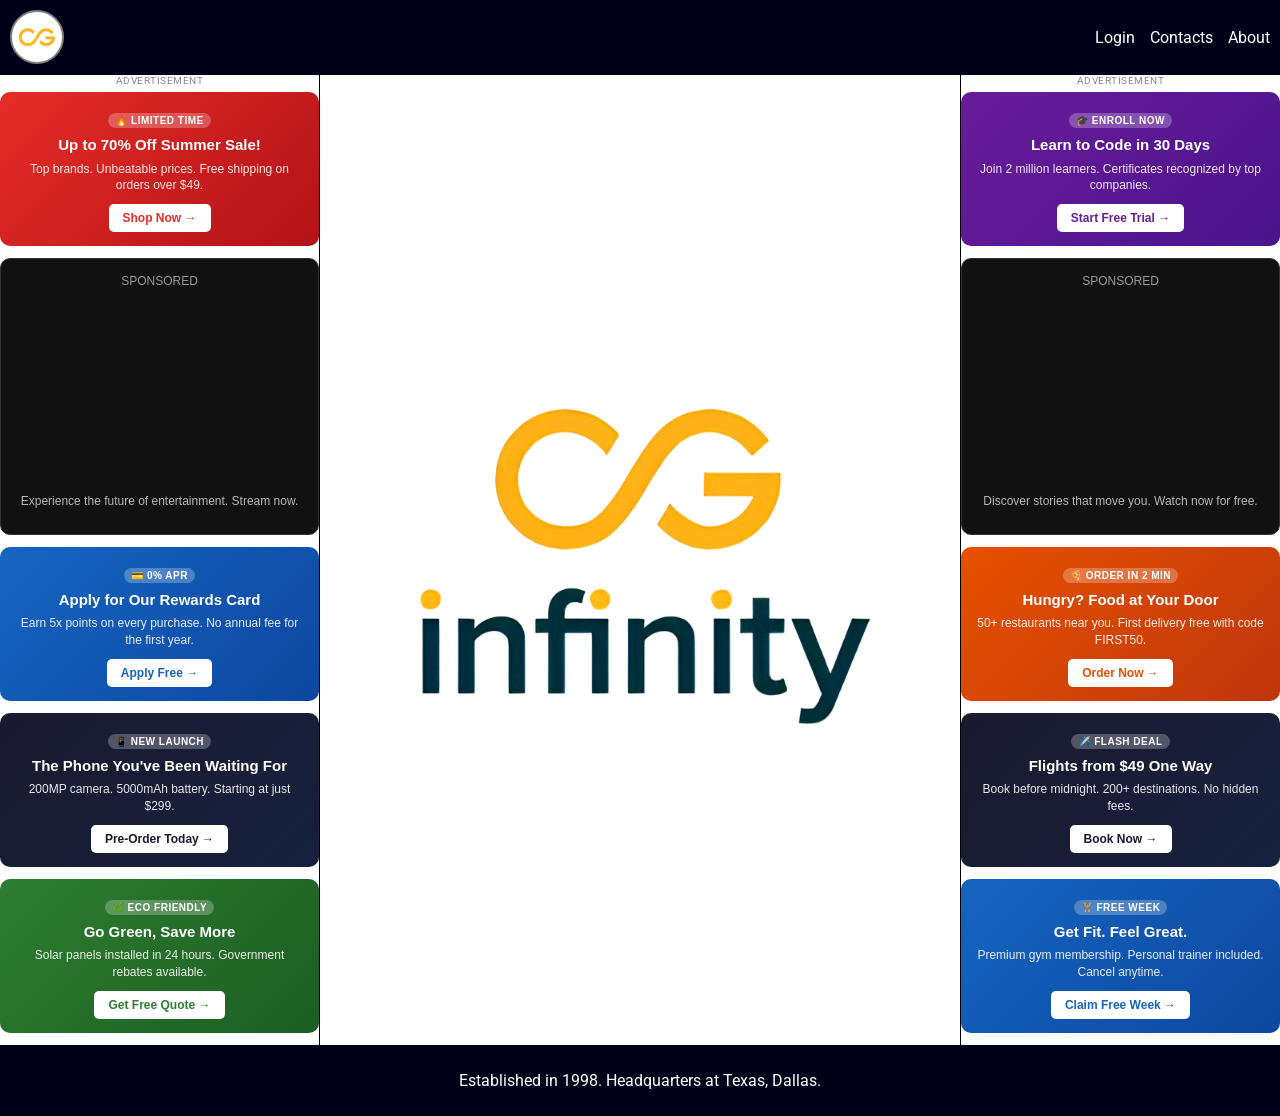
<file: index.html>
<!DOCTYPE html>
<html lang="en">
<head>
    <meta charset="UTF-8">
    <meta name="viewport" content="width=device-width, initial-scale=1.0">
    <title>Document</title>
    <link rel="stylesheet" href="styles.css">
</head>
<body>

    <header class="navbar">
        <img src="resources/logo.png" class="logo">
        <div class="right-nav">
            <a href="login.html">Login</a>
            <a href="contacts.html">Contacts</a>
            <a href="about.html">About</a>
        </div>
    </header>

    <main>
        <section class="homelayout">
            <div class="left">
                <p class="ad-label">Advertisement</p>

                <div class="ad-card ad-card--hot">
                    <span class="ad-badge">🔥 LIMITED TIME</span>
                    <h3>Up to 70% Off Summer Sale!</h3>
                    <p>Top brands. Unbeatable prices. Free shipping on orders over $49.</p>
                    <a href="#" class="ad-btn ad-btn--red">Shop Now &rarr;</a>
                </div>

                <div class="ad-card ad-card--video">
                    <p class="ad-card-tag">Sponsored</p>
                    <iframe
                        src="https://player.vimeo.com/video/76979871?autoplay=1&loop=1&muted=1"
                        title="Left Advertisement"
                        width="100%"
                        height="180"
                        scrolling="no"
                        frameborder="0"
                        allow="autoplay; fullscreen; picture-in-picture"
                        allowfullscreen>
                    </iframe>
                    <p class="ad-card-desc">Experience the future of entertainment. Stream now.</p>
                </div>

                <div class="ad-card ad-card--blue">
                    <span class="ad-badge">💳 0% APR</span>
                    <h3>Apply for Our Rewards Card</h3>
                    <p>Earn 5x points on every purchase. No annual fee for the first year.</p>
                    <a href="#" class="ad-btn ad-btn--blue">Apply Free &rarr;</a>
                </div>

                <div class="ad-card ad-card--dark">
                    <span class="ad-badge">📱 NEW LAUNCH</span>
                    <h3>The Phone You've Been Waiting For</h3>
                    <p>200MP camera. 5000mAh battery. Starting at just $299.</p>
                    <a href="#" class="ad-btn ad-btn--white">Pre-Order Today &rarr;</a>
                </div>

                <div class="ad-card ad-card--green">
                    <span class="ad-badge">🌿 ECO FRIENDLY</span>
                    <h3>Go Green, Save More</h3>
                    <p>Solar panels installed in 24 hours. Government rebates available.</p>
                    <a href="#" class="ad-btn ad-btn--green">Get Free Quote &rarr;</a>
                </div>
            </div>
            <div class="middle">
                <img src="resources/img3.png">
            </div>
            <div class="right">
                <p class="ad-label">Advertisement</p>

                <div class="ad-card ad-card--purple">
                    <span class="ad-badge">🎓 ENROLL NOW</span>
                    <h3>Learn to Code in 30 Days</h3>
                    <p>Join 2 million learners. Certificates recognized by top companies.</p>
                    <a href="#" class="ad-btn ad-btn--purple">Start Free Trial &rarr;</a>
                </div>

                <div class="ad-card ad-card--video">
                    <p class="ad-card-tag">Sponsored</p>
                    <video
                        width="100%"
                        height="180"
                        autoplay
                        muted
                        loop
                        playsinline>
                        <source src="https://www.w3schools.com/html/mov_bbb.mp4" type="video/mp4">
                        Your browser does not support the video tag.
                    </video>
                    <p class="ad-card-desc">Discover stories that move you. Watch now for free.</p>
                </div>

                <div class="ad-card ad-card--orange">
                    <span class="ad-badge">🍕 ORDER IN 2 MIN</span>
                    <h3>Hungry? Food at Your Door</h3>
                    <p>50+ restaurants near you. First delivery free with code FIRST50.</p>
                    <a href="#" class="ad-btn ad-btn--orange">Order Now &rarr;</a>
                </div>

                <div class="ad-card ad-card--dark">
                    <span class="ad-badge">✈️ FLASH DEAL</span>
                    <h3>Flights from $49 One Way</h3>
                    <p>Book before midnight. 200+ destinations. No hidden fees.</p>
                    <a href="#" class="ad-btn ad-btn--white">Book Now &rarr;</a>
                </div>

                <div class="ad-card ad-card--blue">
                    <span class="ad-badge">🏋️ FREE WEEK</span>
                    <h3>Get Fit. Feel Great.</h3>
                    <p>Premium gym membership. Personal trainer included. Cancel anytime.</p>
                    <a href="#" class="ad-btn ad-btn--blue">Claim Free Week &rarr;</a>
                </div>
            </div>
        </section>
    </main>

    <footer class ="footer">
        <p>Established in 1998. Headquarters at Texas, Dallas.</p>
    </footer>
    
</body>
</html>
</file>
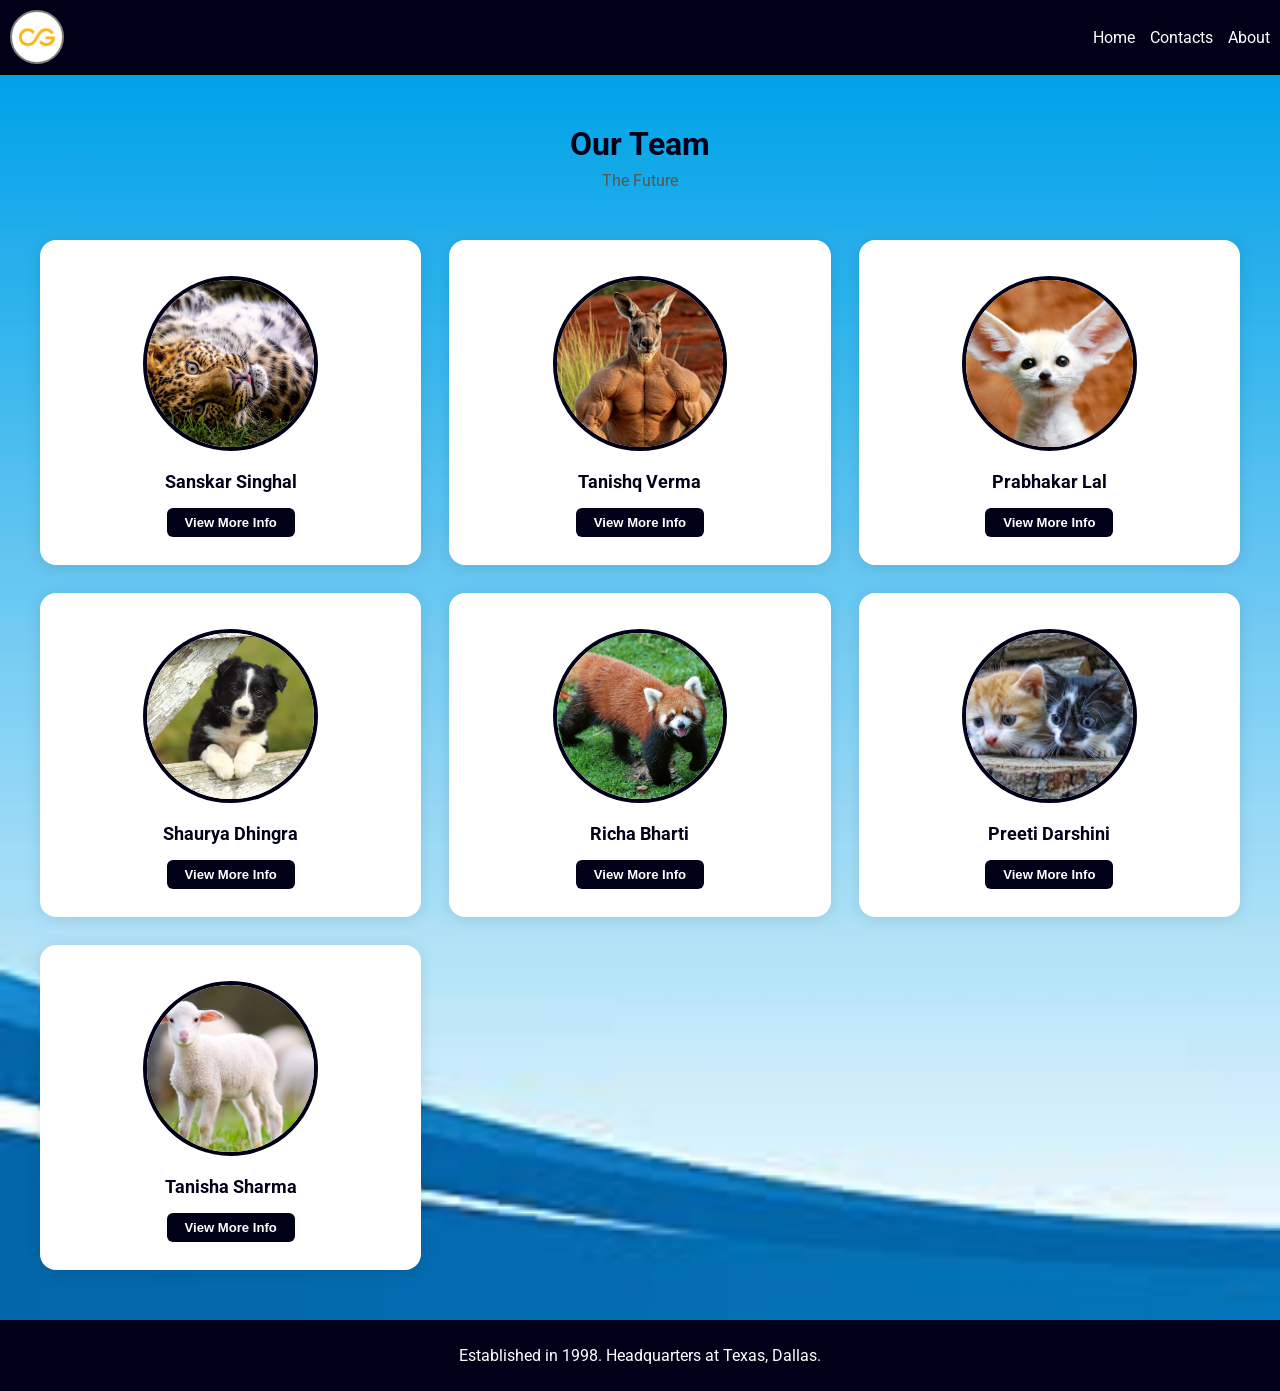
<file: about.html>
<!DOCTYPE html>
<html lang="en">
<head>
    <meta charset="UTF-8">
    <meta name="viewport" content="width=device-width, initial-scale=1.0">
    <title>Document</title>
    <link rel="stylesheet" href="styles.css">
</head>
<body>
    <header class="navbar">
        <img src="resources/logo.png" class="logo">
        <div class="right-nav">
            <a href="index.html">Home</a>
            <a href="contacts.html">Contacts</a>
            <a href="about.html">About</a>
        </div>
    </header>

    <main class="aboutbg">
        <div class="about-header">
            <h2>Our Team</h2>
            <p>The Future</p>
        </div>
        <div class="about">
            <div class="about-card">
                <img src="resources/prof4.png" alt="Sanskar Singhal">
                <h3>Sanskar Singhal</h3>
                <button class="about-toggle-btn" onclick="toggleCard(this)">View More Info</button>
                <div class="about-card-details">
                    <span class="about-role">Fullstack Developer</span>
                    <div class="about-stack">
                        <span>HTML/CSS</span><span>JavaScript</span><span>React</span><span>Node.js</span><span>MongoDB</span>
                    </div>
                    <p>Intern at CG Infinity. Builds end-to-end web applications with a focus on clean UI and scalable backends.</p>
                </div>
            </div>
            <div class="about-card">
                <img src="resources/prof6.png" alt="Tanishq Verma" style="object-position: top;">
                <h3>Tanishq Verma</h3>
                <button class="about-toggle-btn" onclick="toggleCard(this)">View More Info</button>
                <div class="about-card-details">
                    <span class="about-role">AI Engineer</span>
                    <div class="about-stack">
                        <span>Python</span><span>TensorFlow</span><span>PyTorch</span><span>NLP</span><span>Scikit-learn</span>
                    </div>
                    <p>Intern at CG Infinity. Specializes in training and deploying ML models for real-world applications.</p>
                </div>
            </div>
            <div class="about-card">
                <img src="resources/prof1.png" alt="Prabhakar Lal">
                <h3>Prabhakar Lal</h3>
                <button class="about-toggle-btn" onclick="toggleCard(this)">View More Info</button>
                <div class="about-card-details">
                    <span class="about-role">Fullstack Developer</span>
                    <div class="about-stack">
                        <span>HTML/CSS</span><span>JavaScript</span><span>Vue.js</span><span>Express</span><span>PostgreSQL</span>
                    </div>
                    <p>Intern at CG Infinity. Passionate about building responsive interfaces and RESTful APIs.</p>
                </div>
            </div>
            <div class="about-card">
                <img src="resources/prof3.png" alt="Shaurya Dhingra">
                <h3>Shaurya Dhingra</h3>
                <button class="about-toggle-btn" onclick="toggleCard(this)">View More Info</button>
                <div class="about-card-details">
                    <span class="about-role">AI Engineer</span>
                    <div class="about-stack">
                        <span>Python</span><span>OpenCV</span><span>Keras</span><span>LangChain</span><span>RAG</span>
                    </div>
                    <p>Intern at CG Infinity. Focused on computer vision and LLM-powered automation pipelines.</p>
                </div>
            </div>
            <div class="about-card">
                <img src="resources/prof5.png" alt="Richa Bharti">
                <h3>Richa Bharti</h3>
                <button class="about-toggle-btn" onclick="toggleCard(this)">View More Info</button>
                <div class="about-card-details">
                    <span class="about-role">Fullstack Developer</span>
                    <div class="about-stack">
                        <span>HTML/CSS</span><span>React</span><span>TypeScript</span><span>Firebase</span><span>REST APIs</span>
                    </div>
                    <p>Intern at CG Infinity. Designs accessible, mobile-first web experiences with modern frameworks.</p>
                </div>
            </div>
            <div class="about-card">
                <img src="resources/prof2.png" alt="Preeti Darshini">
                <h3>Preeti Darshini</h3>
                <button class="about-toggle-btn" onclick="toggleCard(this)">View More Info</button>
                <div class="about-card-details">
                    <span class="about-role">AI Engineer</span>
                    <div class="about-stack">
                        <span>Python</span><span>Pandas</span><span>Matplotlib</span><span>Hugging Face</span><span>SQL</span>
                    </div>
                    <p>Intern at CG Infinity. Works on data analysis pipelines and fine-tuning transformer models.</p>
                </div>
            </div>
            <div class="about-card">
                <img src="resources/prof7.png" alt="Tanisha Sharma">
                <h3>Tanisha Sharma</h3>
                <button class="about-toggle-btn" onclick="toggleCard(this)">View More Info</button>
                <div class="about-card-details">
                    <span class="about-role">Fullstack Developer</span>
                    <div class="about-stack">
                        <span>HTML/CSS</span><span>JavaScript</span><span>Next.js</span><span>Tailwind</span><span>MySQL</span>
                    </div>
                    <p>Intern at CG Infinity. Builds performant full-stack apps with a strong eye for design and UX.</p>
                </div>
            </div>
        </div>
    </main>
    <footer class ="footer">
        <p>Established in 1998. Headquarters at Texas, Dallas.</p>
    </footer>

    <script>
        function toggleCard(btn) {
            const details = btn.nextElementSibling;
            const expanded = details.classList.toggle('show');
            btn.textContent = expanded ? 'Show Less' : 'View More Info';
        }
    </script>
</body>
</html>
</file>
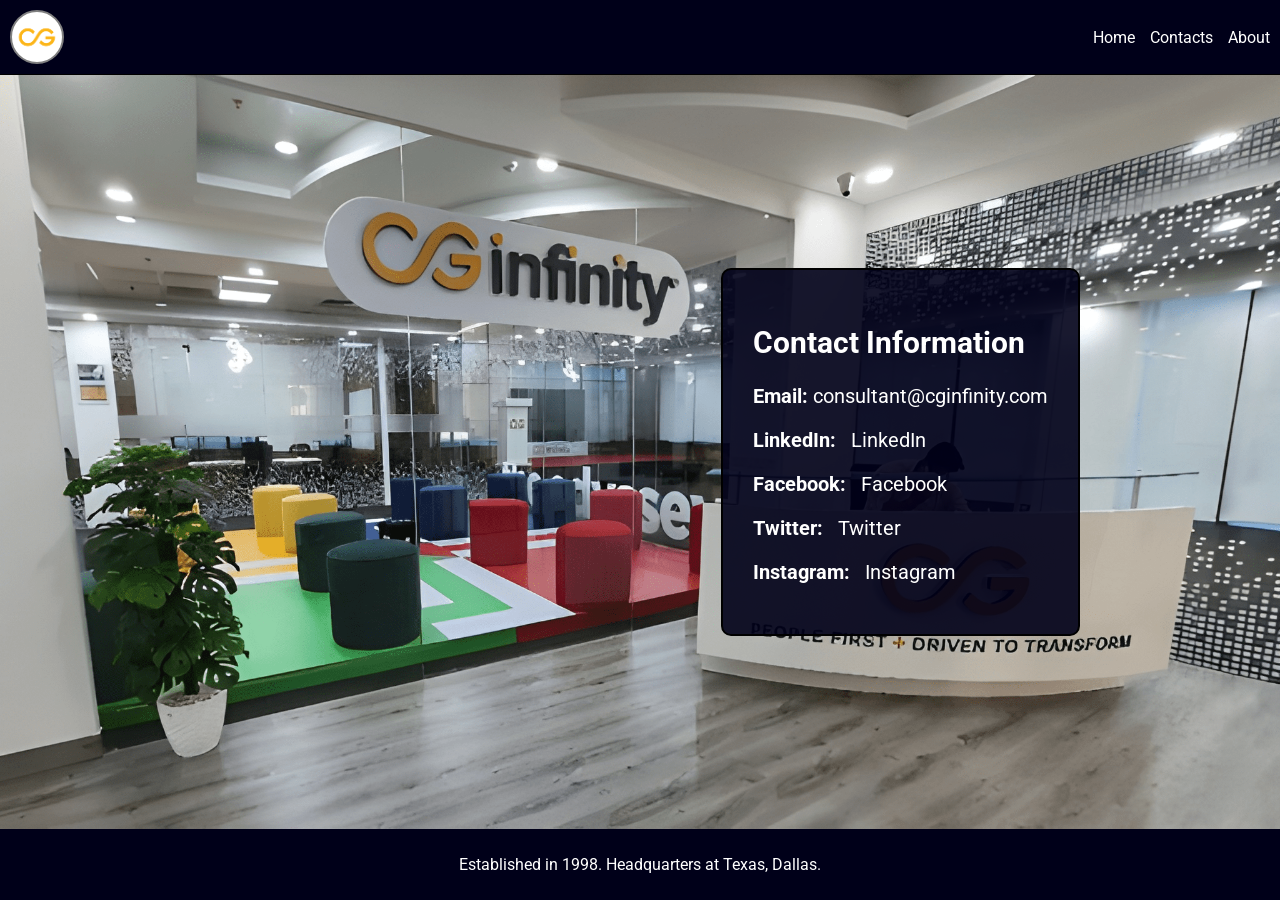
<file: contacts.html>
<!DOCTYPE html>
<html lang="en">
<head>
    <meta charset="UTF-8">
    <meta name="viewport" content="width=device-width, initial-scale=1.0">
    <title>Document</title>
    <link rel="stylesheet" href="styles.css">
</head>
<body>
    <header class="navbar">
        <img src="resources/logo.png" class="logo">
        <div class="right-nav">
            <a href="index.html">Home</a>
            <a href="contacts.html">Contacts</a>
            <a href="about.html">About</a>
        </div>
    </header>

    <main class="mainpart">
        <section class="contact">
            <div class="contact-info">
                <h1>Contact Information</h1>
                <p><strong>Email:</strong> consultant@cginfinity.com</p>
                <p><strong>LinkedIn:</strong> <a href="https://www.linkedin.com" target="_blank">LinkedIn</a></p>
                <p><strong>Facebook:</strong> <a href="https://www.facebook.com" target="_blank">Facebook</a></p>
                <p><strong>Twitter:</strong> <a href="https://www.twitter.com" target="_blank">Twitter</a></p>
                <p><strong>Instagram:</strong> <a href="https://www.instagram.com"> Instagram</a></p>
            </div>
        </section>
    </main>

    <footer class ="footer">
        <p>Established in 1998. Headquarters at Texas, Dallas.</p>
    </footer>
    
</body>
</html>
</file>
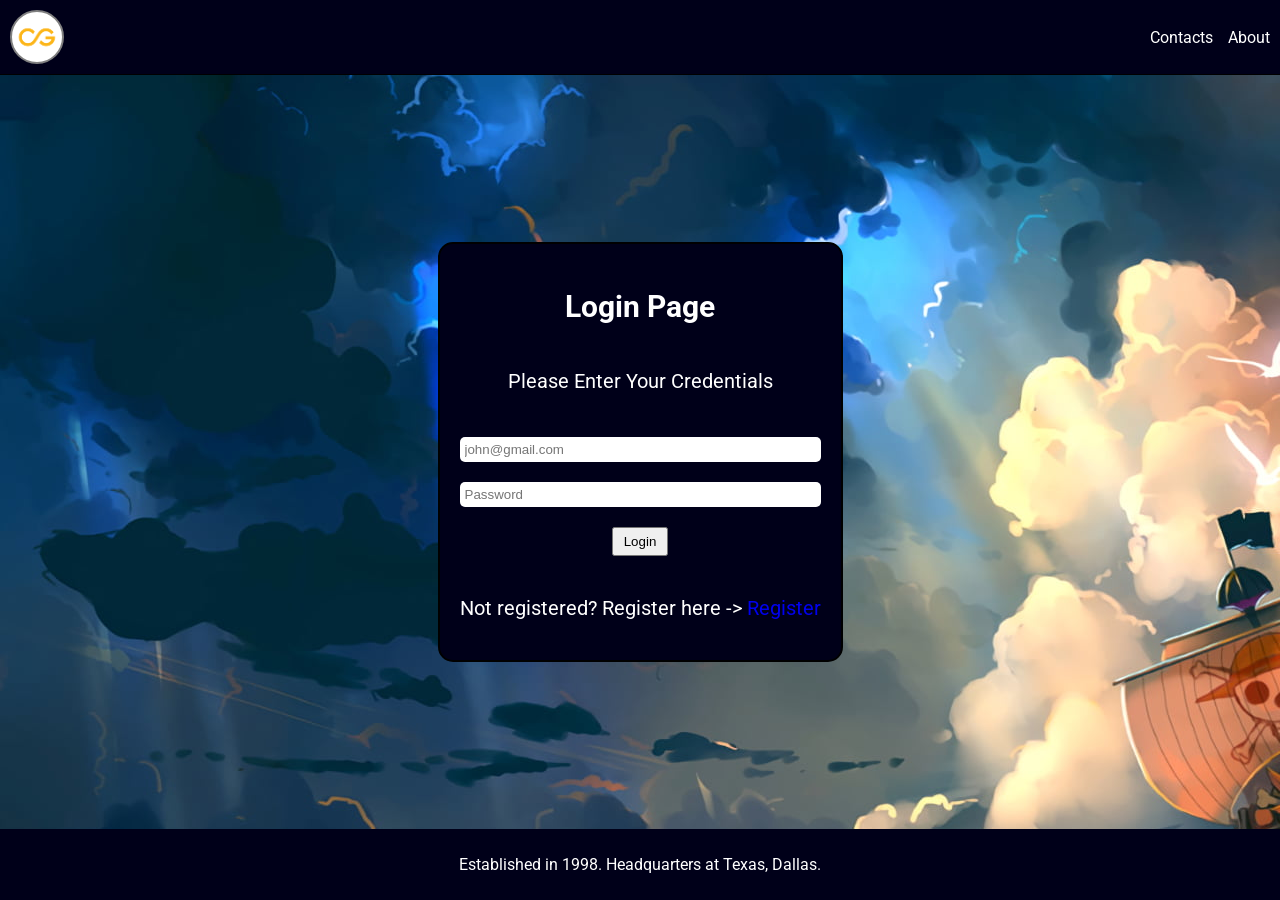
<file: login.html>
<!DOCTYPE html>
<html lang="en">
<head>
    <meta charset="UTF-8">
    <meta name="viewport" content="width=device-width, initial-scale=1.0">
    <title>Document</title>
    <link rel="stylesheet" href="styles.css">
</head>
<body>
    <header class="navbar">
        <img src="resources/logo.png" class="logo">
        <div class="right-nav">
            <a href="contacts.html">Contacts</a>
            <a href="about.html">About</a>
        </div>
    </header>
    <main class="signup">
        <section class="loginform">
            <h1>Login Page</h1>
            Please Enter Your Credentials
            <br><br>
            <form action="userhome.html" class="signupform">
                
                <input name="email" type="email" placeholder="john@gmail.com">
        
                <input id="password" name="password" type="password" placeholder="Password">
                <button type="submit">Login</button>
                    
                <p>Not registered? Register here ->
                    <a href="signup.html">Register</a>
                </p>
            </form>
        </section>
    </main> 

    <footer class ="footer">
        <p>Established in 1998. Headquarters at Texas, Dallas.</p>
    </footer>
</body>
</html>
</file>
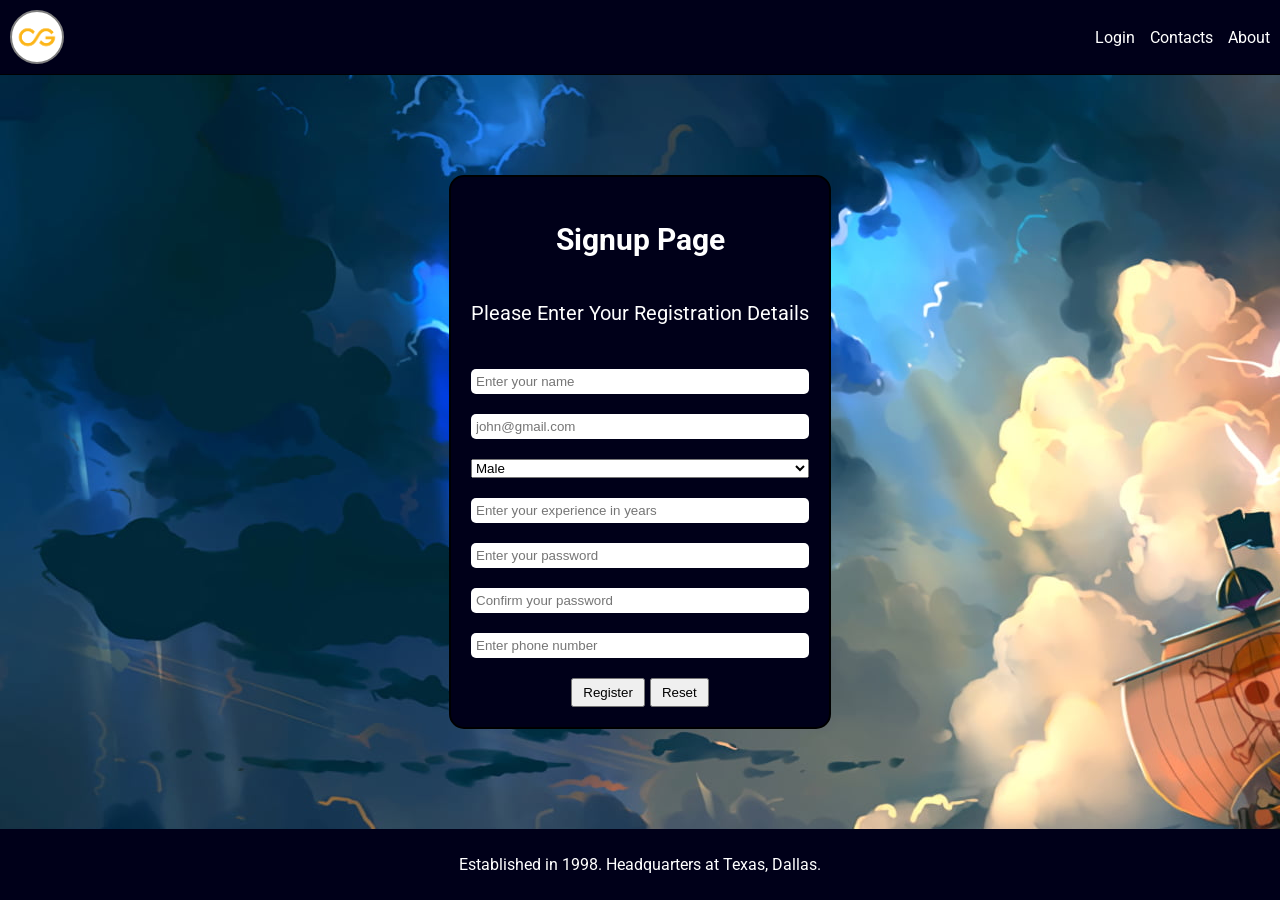
<file: signup.html>
<!DOCTYPE html>
<html lang="en">
<head>
    <meta charset="UTF-8">
    <meta name="viewport" content="width=device-width, initial-scale=1.0">
    <title>Document</title>
    <link rel="stylesheet" href="styles.css">
</head>
<body>
    <header class="navbar">
        <img src="resources/logo.png" class="logo">
        <div class="right-nav">
            <a href="login.html">Login</a>
            <a href="contacts.html">Contacts</a>
            <a href="about.html">About</a>
        </div>
    </header>
    <main class="signup">
        <section class="loginform">
            <h1>Signup Page</h1>
            Please Enter Your Registration Details
            <br><br>
            <form action="login.html" class="signupform">
                
                <input id="name" name="name" type="text" placeholder="Enter your name">
                <input name="email" type="email" placeholder="john@gmail.com">
                
                <select id="Gender" name="Gender">
                    <option value="Male">Male</option>
                    <option value="Female">Female</option>
                </select>
                <input id="experience" name="experience" type="number" placeholder="Enter your experience in years">

                <input id="password" name="password" type="password" placeholder="Enter your password">
                <input id="confirm-password" name="confirm-password" type="password" placeholder="Confirm your password">

                <input id="contact" name="contact" type="tel" placeholder="Enter phone number">
                
                <div>
                    <button type="submit">Register</button>
                    <button type="reset">Reset</button>
                </div>
            </form>
        </section>
    </main> 

    <footer class ="footer">
        <p>Established in 1998. Headquarters at Texas, Dallas.</p>
    </footer>
</body>
</html>
</file>
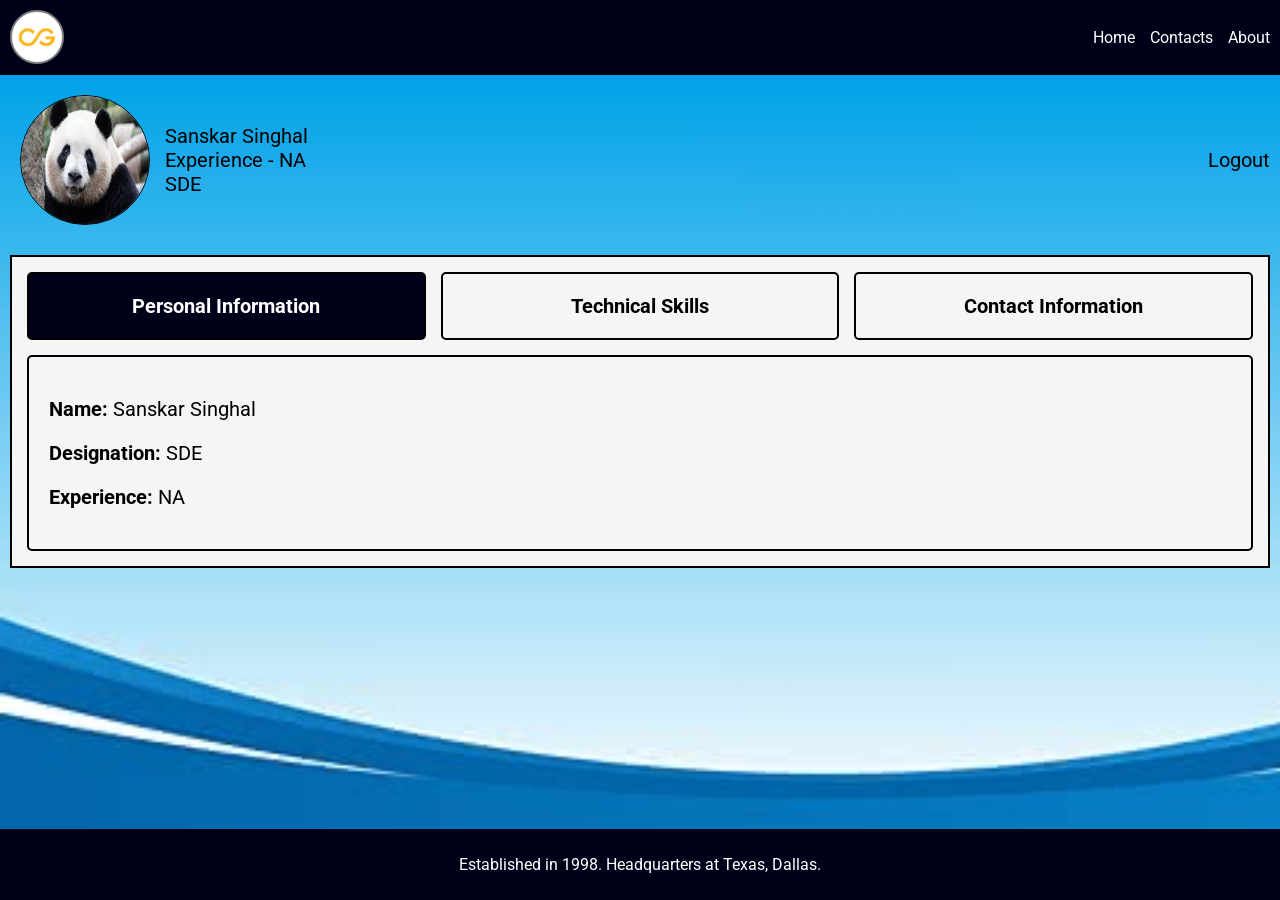
<file: userhome.html>
<!DOCTYPE html>
<html lang="en">
<head>
    <meta charset="UTF-8">
    <meta name="viewport" content="width=device-width, initial-scale=1.0">
    <title>Document</title>
    <link rel="stylesheet" href="styles.css">
</head>
<body>
    <header class="navbar">
        <img src="resources/logo.png" class="logo">
        <div class="right-nav">
            <a href="index.html">Home</a>
            <a href="contacts.html">Contacts</a>
            <a href="about.html">About</a>
        </div>
    </header>

    <main class="userhome">
        <section class="profile">
            <div class="userinfo">
                <img src="resources/profile.png">
                <p>
                    Sanskar Singhal
                    <br>
                    Experience - NA
                    <br>
                    SDE
                </p>
            </div>

            <div class="logout">
                <a href="login.html">Logout</a>
            </div>
        </section>

        <section class="info-tabs-container">
            <div class="info-tabs">
                <div class="info-tab active" onclick="showTab('personal')">Personal Information</div>
                <div class="info-tab" onclick="showTab('skills')">Technical Skills</div>
                <div class="info-tab" onclick="showTab('contact')">Contact Information</div>
            </div>
            <div class="info-content" id="info-content">
                <p><strong>Name:</strong> Sanskar Singhal</p>
                <p><strong>Designation:</strong> SDE</p>
                <p><strong>Experience:</strong> NA</p>
            </div>
        </section>
    </main>

    <script>
        const content = {
            personal: `<p><strong>Name:</strong> Sanskar Singhal</p>
                       <p><strong>Designation:</strong> SDE</p>
                       <p><strong>Experience:</strong> NA</p>`,
            skills:  `<p><strong>Languages:</strong> HTML, CSS, JavaScript</p>
                      <p><strong>Frameworks:</strong> Spring</p>
                      <p><strong>Tools:</strong> VS Code, Git</p>`,
            contact: `<p><strong>Email:</strong> sanskar.singhal@cginfinity.com</p>
                      <p><strong>Phone:</strong> 9x2x2xx3x2</p>
                      <p><strong>Location:</strong> India</p>`
        };

        function showTab(key) {
            document.getElementById('info-content').innerHTML = content[key];
            document.querySelectorAll('.info-tab').forEach(t => t.classList.remove('active'));
            event.currentTarget.classList.add('active');
        }
    </script>

    <footer class ="footer">
        <p>Established in 1998. Headquarters at Texas, Dallas.</p>
    </footer>
</body>
</html>
</file>
<file: styles.css>
@import url('https://fonts.googleapis.com/css2?family=Roboto:wght@400;600;700&display=swap');

html, body {
    margin: 0;
    min-height: 100vh;
}

body {
    display: flex;
    flex-direction: column;
    margin: 0;
    font-family: 'Roboto', sans-serif;
}

main {
    flex: 1;
}

a {
    text-decoration: none;
}

.navbar {
    display: flex;
    align-items: center;
    justify-content: space-between;
    padding: 10px 10px;
    border-bottom: 1px solid black;
    background-color: rgb(0, 0, 25);
    color: white;
}

.right-nav{
    display: flex;
    gap: 15px;
}

.right-nav a{
    color: white;
}

.logo {
    border: 2px solid gray;
    background-color: white;
    width: 50px;;
    height: 50px;
    border-radius: 50%;
}

.ad-label {
    font-size: 10px;
    color: #888;
    margin: 0 0 6px 0;
    text-transform: uppercase;
    letter-spacing: 0.5px;
}

.ad-card {
    border-radius: 10px;
    padding: 14px;
    margin-bottom: 12px;
    color: white;
    font-family: Arial, sans-serif;
}

.ad-card h3 {
    margin: 6px 0 6px 0;
    font-size: 15px;
    line-height: 1.3;
}

.ad-card p {
    font-size: 12px;
    margin: 0 0 10px 0;
    opacity: 0.9;
    line-height: 1.4;
}

.ad-badge {
    font-size: 10px;
    font-weight: bold;
    background: rgba(255,255,255,0.25);
    padding: 2px 7px;
    border-radius: 20px;
    letter-spacing: 0.5px;
}

.ad-card--hot   { background: linear-gradient(135deg, #e52d27, #b31217); }
.ad-card--blue  { background: linear-gradient(135deg, #1565c0, #0d47a1); }
.ad-card--dark  { background: linear-gradient(135deg, #1a1a2e, #16213e); }
.ad-card--green { background: linear-gradient(135deg, #2e7d32, #1b5e20); }
.ad-card--purple{ background: linear-gradient(135deg, #6a1b9a, #4a148c); }
.ad-card--orange{ background: linear-gradient(135deg, #e65100, #bf360c); }
.ad-card--video { background: #111; border: 1px solid #333; }

.ad-card-tag {
    font-size: 10px;
    color: #aaa;
    margin: 0 0 6px 0;
    text-transform: uppercase;
}

.ad-card-desc {
    color: #ccc !important;
    margin-top: 8px !important;
}

.ad-btn {
    display: inline-block;
    padding: 7px 14px;
    border-radius: 5px;
    font-size: 12px;
    font-weight: bold;
    cursor: pointer;
    text-decoration: none;
}

.ad-btn--red    { background: white; color: #e52d27; }
.ad-btn--blue   { background: white; color: #1565c0; }
.ad-btn--white  { background: white; color: #1a1a2e; }
.ad-btn--green  { background: white; color: #2e7d32; }
.ad-btn--purple { background: white; color: #6a1b9a; }
.ad-btn--orange { background: white; color: #e65100; }

.footer {
    border-top: 1px white black;
    text-align: center;
    background: rgb(0,0,25);
    color: white;
    padding: 10px;
}


.signup {
    display: flex;
    flex-direction: column;
    align-items: center;
    justify-content: center;
    text-align: center;
    background-image: url(resources/signup-bg.png);
    background-size: auto;
    background-repeat: no-repeat;
}

.signup section{
    border: 2px solid black;
    padding: 20px;
}

.signupform{
    display: flex;
    flex-direction: column;
    gap: 20px;
}

.signupform input{
    padding: 5px;
    border-radius: 5px;
    border: none;
}

.signupform button{
    width: auto;
    align-self: center;
    padding: 5px 10px;
    cursor: pointer;
}

.loginform{
    display: flex;
    flex-direction: column;
    gap: 20px;
    font-size: 20px;
    background: rgb(0,0,25);
    color: white;
    border-radius: 15px;
}

.loginform input{
    padding: 5px;
    border-radius: 5px;
    border: none;
}

.userhome{
    background-image: url(resources/userhome-bg.png);
    background-size: cover;
    font-size: 20px;
}
.profile {
    display: flex;
    justify-content: space-between;
    gap: 10px;
    padding: 10px;
}

.userinfo{
    display: flex;
    gap: 15px;
    align-items: center;
    padding: 10px;
}

.userinfo img{
    border: 1px solid black;
    width: clamp(80px, 10vw, 150px);
    aspect-ratio: 1;
    border-radius: 50%;
}

.logout{
    display: flex;
    align-items: center;
}

.logout a{
    color: black;
}
.homelayout{
    display: grid;
    grid-template-columns: 1fr 2fr 1fr;
    justify-items: center;
    align-items: center;
}

.left{
    border-right: 1px solid black;
    text-align: center;
    font-size: 20px;
}

.right{
    border-left: 1px solid black;
    text-align: center;
    font-size: 20px;
}

.highlight-card {
    display: grid;
    grid-template-columns: 1fr 1fr;
    align-items: stretch;
    margin: 15px;
    border-radius: 10px;
    box-shadow: 2px 2px 5px rgba(0, 0, 0, 0.3);
}

.highlight-card p{
    padding-right: 5px;
    background-color: lightgray;
    border-top-right-radius: 5px;
    border-bottom-right-radius: 5px;
    margin: 0;
    padding: 5px;
}

.highlight-card img{
    height: auto;
    width: 100%;
    object-fit: cover;
    border-top-left-radius: 5px;
    border-bottom-left-radius: 5px;
}

.middle img{
    width: 100%;
    object-fit: cover;
}

.info-tabs-container {
    border: 2px solid black;
    margin: 10px;
    padding: 15px;
    background-color: whitesmoke;
}

.info-tabs {
    display: flex;
    gap: 15px;
}

.info-tab {
    flex: 1;
    border: 2px solid black;
    padding: 20px;
    text-align: center;
    cursor: pointer;
    font-weight: bold;
    border-radius: 5px;
}

.info-tab:hover {
    background-color: lightgray;
}

.info-tab.active {
    background-color: rgb(0, 0, 25);
    color: white;
}

.info-content {
    margin-top: 15px;
    border: 2px solid black;
    padding: 20px;
    border-radius: 5px;
    text-align: left;
}

.mainpart{
    background-image: url(resources/company.png); 
    background-size: 100% 100%;
    display: flex;
    justify-content: center;
    align-items: center;
}

.contact{
    position: fixed;
    right: 200px;
    background-color: rgba(0, 0, 25, 0.9);
    border: 2px solid black;
    border-radius: 10px;
    padding: 20px;
    font-size: 20px;
}

.contact img{
    width: 80%;
    height: 100vh;
    object-fit: cover;
}

.contact-info, .contact-info a {
    padding: 10px;
    color: white
}

.aboutbg{
    background-image: url(resources/userhome-bg.png);
    background-size: cover;
}

.about-header {
    text-align: center;
    padding: 50px 20px 10px;
    background-size: cover;
}

.about-header h2 {
    font-size: 2rem;
    margin: 0 0 8px 0;
    color: rgb(0, 0, 25);
}

.about-header p {
    font-size: 1rem;
    color: #555;
    margin: 0 0 30px 0;
}

.about {
    display: grid;
    grid-template-columns: repeat(3, 1fr);
    background-size: cover;
    gap: 28px;
    padding: 10px 40px 50px;
}

.about-card {
    display: flex;
    flex-direction: column;
    align-items: center;
    text-align: center;
    background: white;
    border-radius: 16px;
    padding: 36px 24px 28px;
    box-shadow: 0 2px 16px rgba(0, 0, 0, 0.10);
    transition: transform 0.2s, box-shadow 0.2s;
}

.about-card:hover {
    transform: translateY(-5px);
    box-shadow: 0 10px 32px rgba(0, 0, 0, 0.18);
}

.about-card img {
    width: 50%;
    max-width: 200px;
    aspect-ratio: 1;
    border-radius: 50%;
    object-fit: cover;
    background-color: #dde;
    border: 4px solid rgb(0, 0, 25);
    margin-bottom: 20px;
}

.about-card h3 {
    font-size: 1.15rem;
    font-weight: 700;
    color: rgb(0, 0, 25);
    margin: 0 0 6px 0;
}

.about-role {
    display: block;
    font-size: 0.78rem;
    font-weight: 600;
    text-transform: uppercase;
    letter-spacing: 0.07em;
    color: #4a7fc1;
    margin-bottom: 14px;
}

.about-card p {
    font-size: 0.9rem;
    color: #666;
    line-height: 1.6;
    margin: 0;
}

.about-card-details {
    display: none;
    width: 100%;
    text-align: center;
}

.about-card-details.show {
    display: block;
}

.about-stack {
    display: flex;
    flex-wrap: wrap;
    justify-content: center;
    gap: 6px;
    margin: 10px 0 14px;
}

.about-stack span {
    background: rgb(0, 0, 25);
    color: white;
    font-size: 0.72rem;
    padding: 3px 10px;
    border-radius: 20px;
    font-weight: 600;
    letter-spacing: 0.03em;
}

.about-toggle-btn {
    margin-top: 10px;
    padding: 7px 18px;
    background: rgb(0, 0, 25);
    color: white;
    border: none;
    border-radius: 6px;
    font-size: 0.82rem;
    font-weight: 600;
    cursor: pointer;
    transition: background 0.2s;
}

.about-toggle-btn:hover {
    background: #1a1a5e;
}

@media (max-width: 768px) {
    .homelayout {
        grid-template-columns: 1fr;
    }

    .about {
        grid-template-columns: 1fr;
        padding: 10px 16px 40px;
    }
}
</file>
